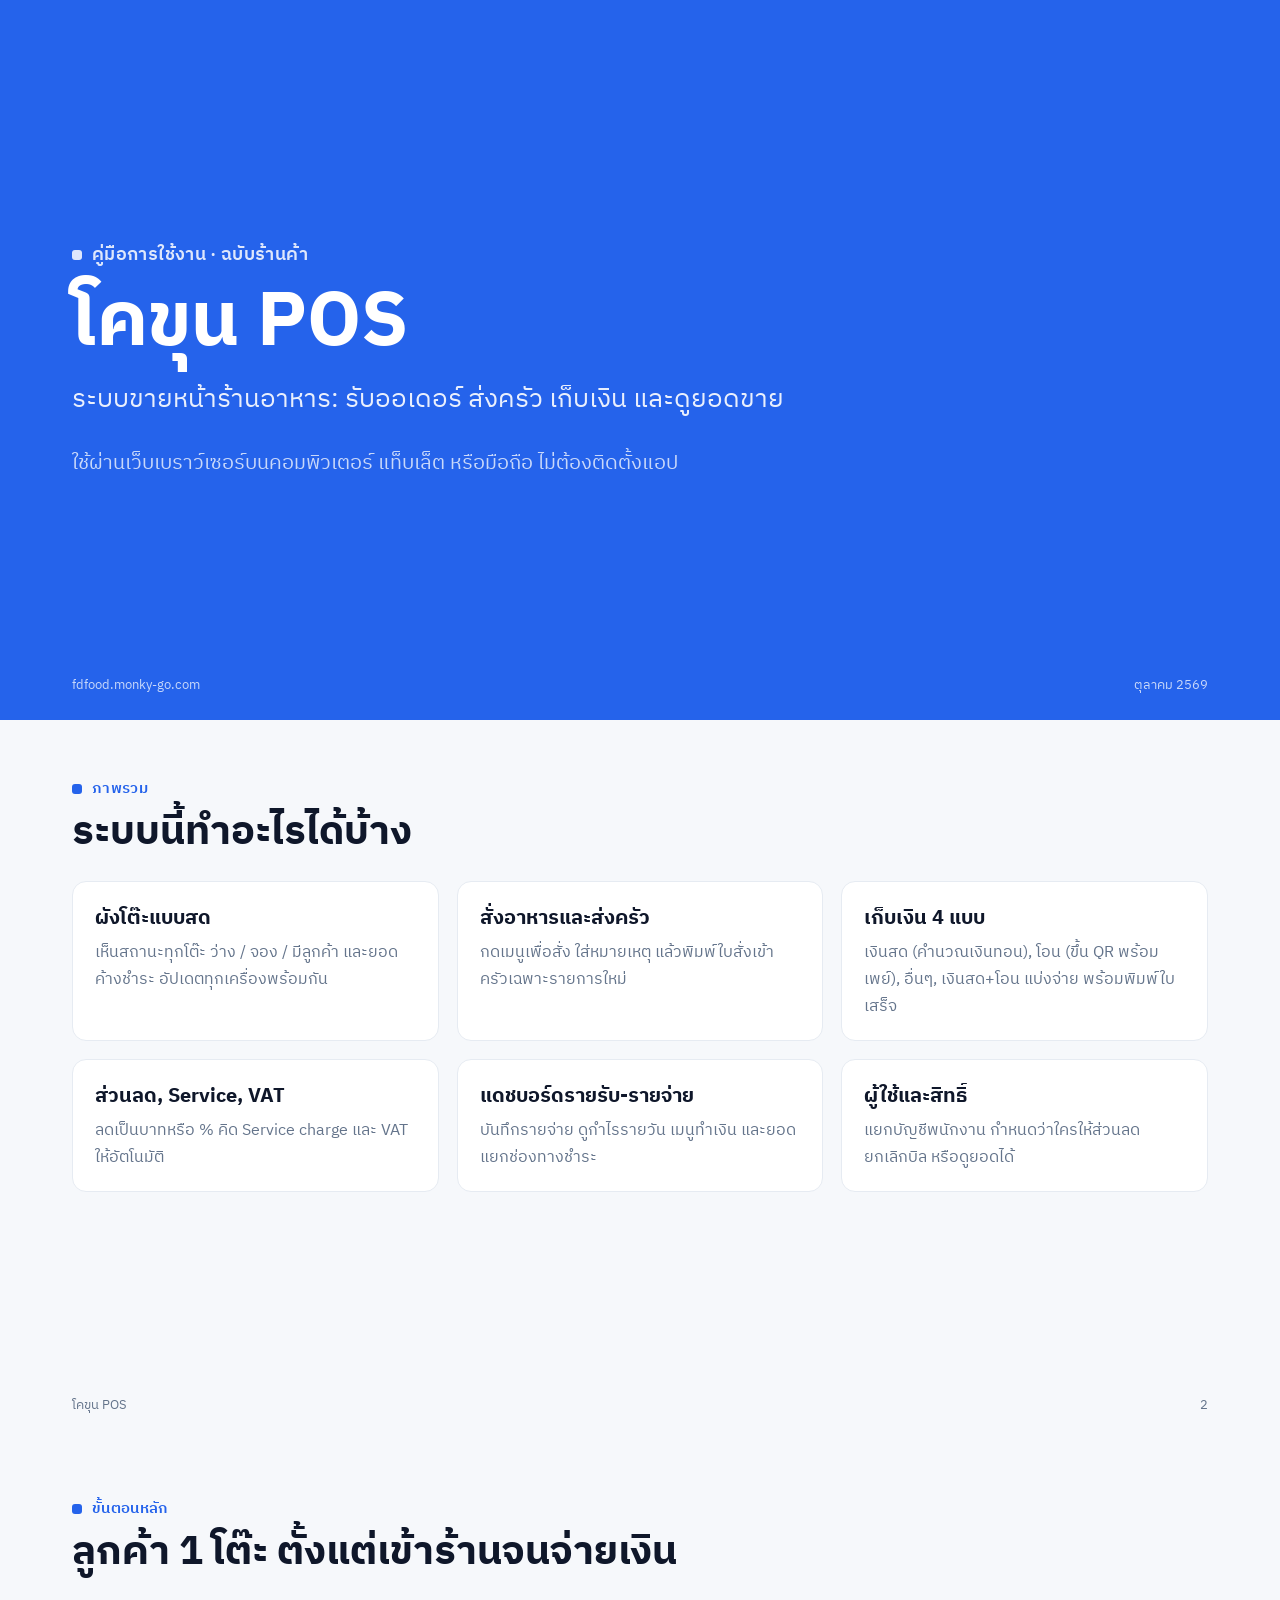
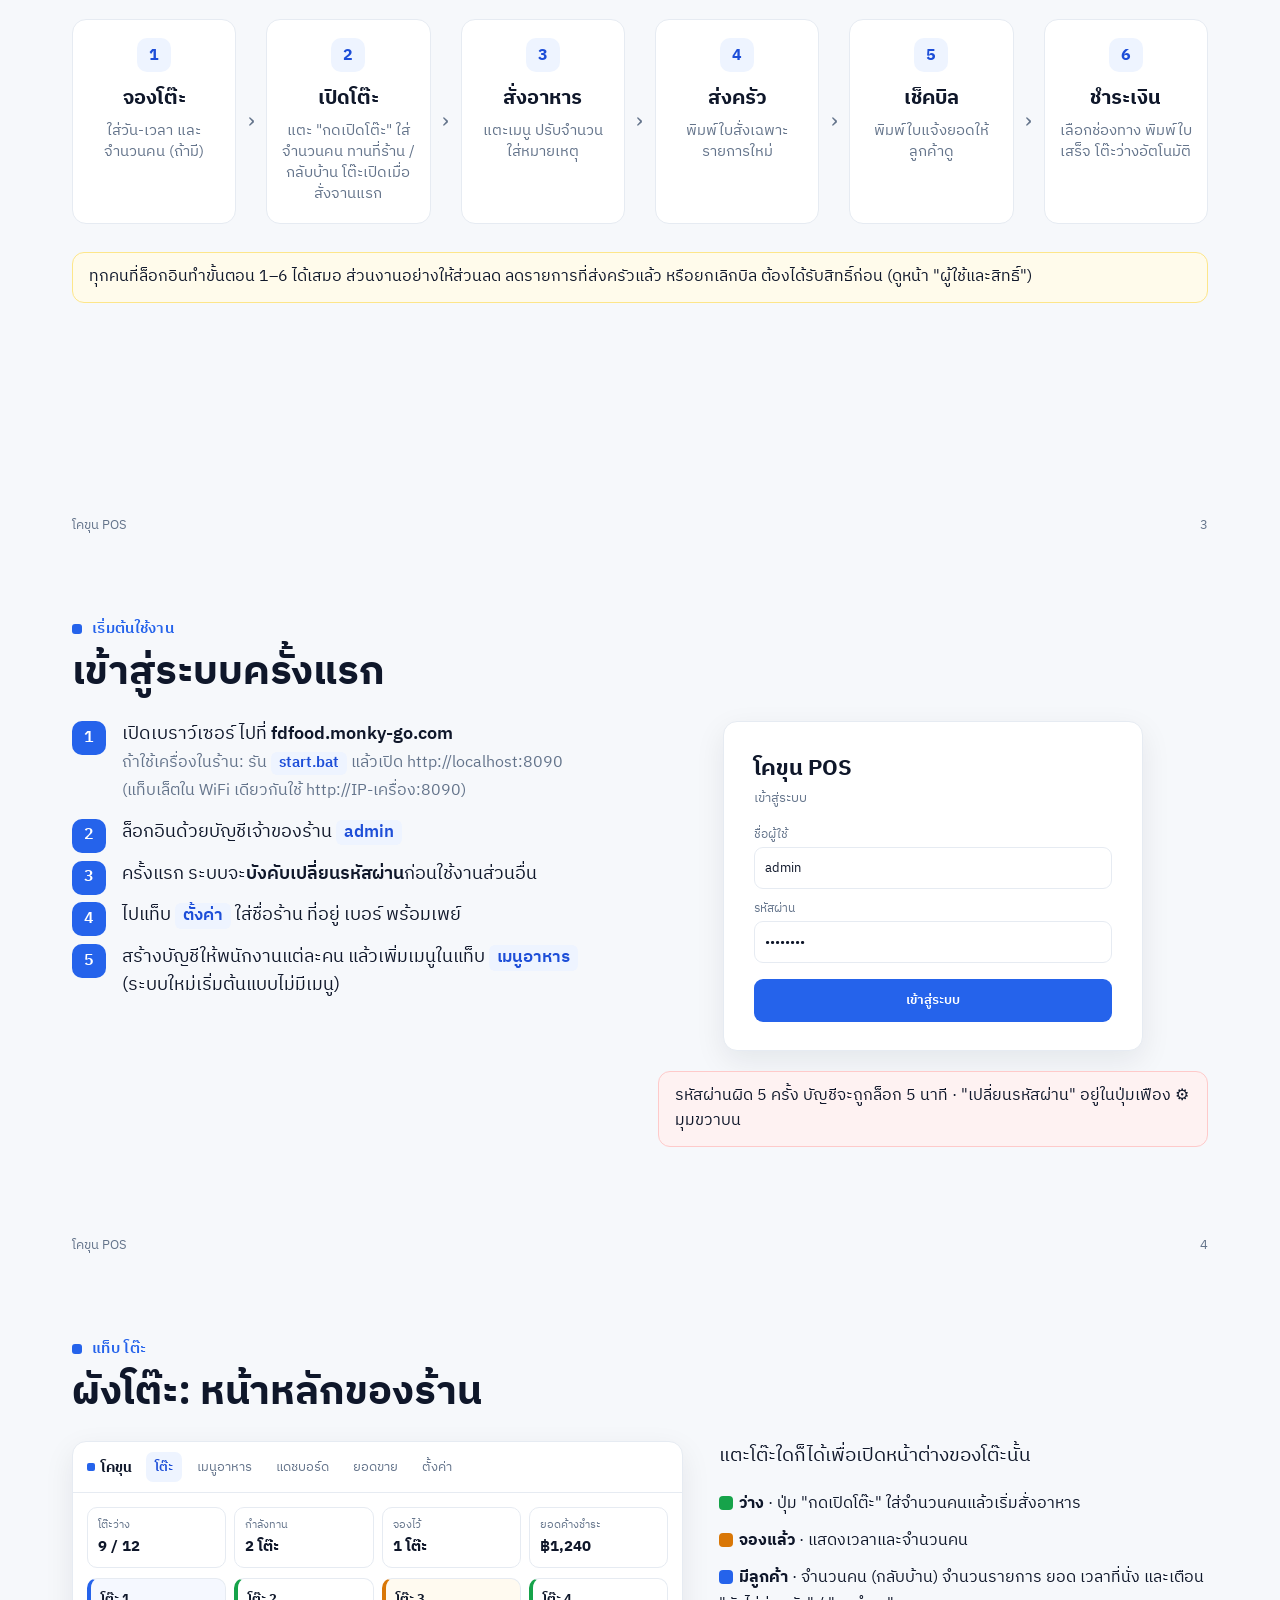
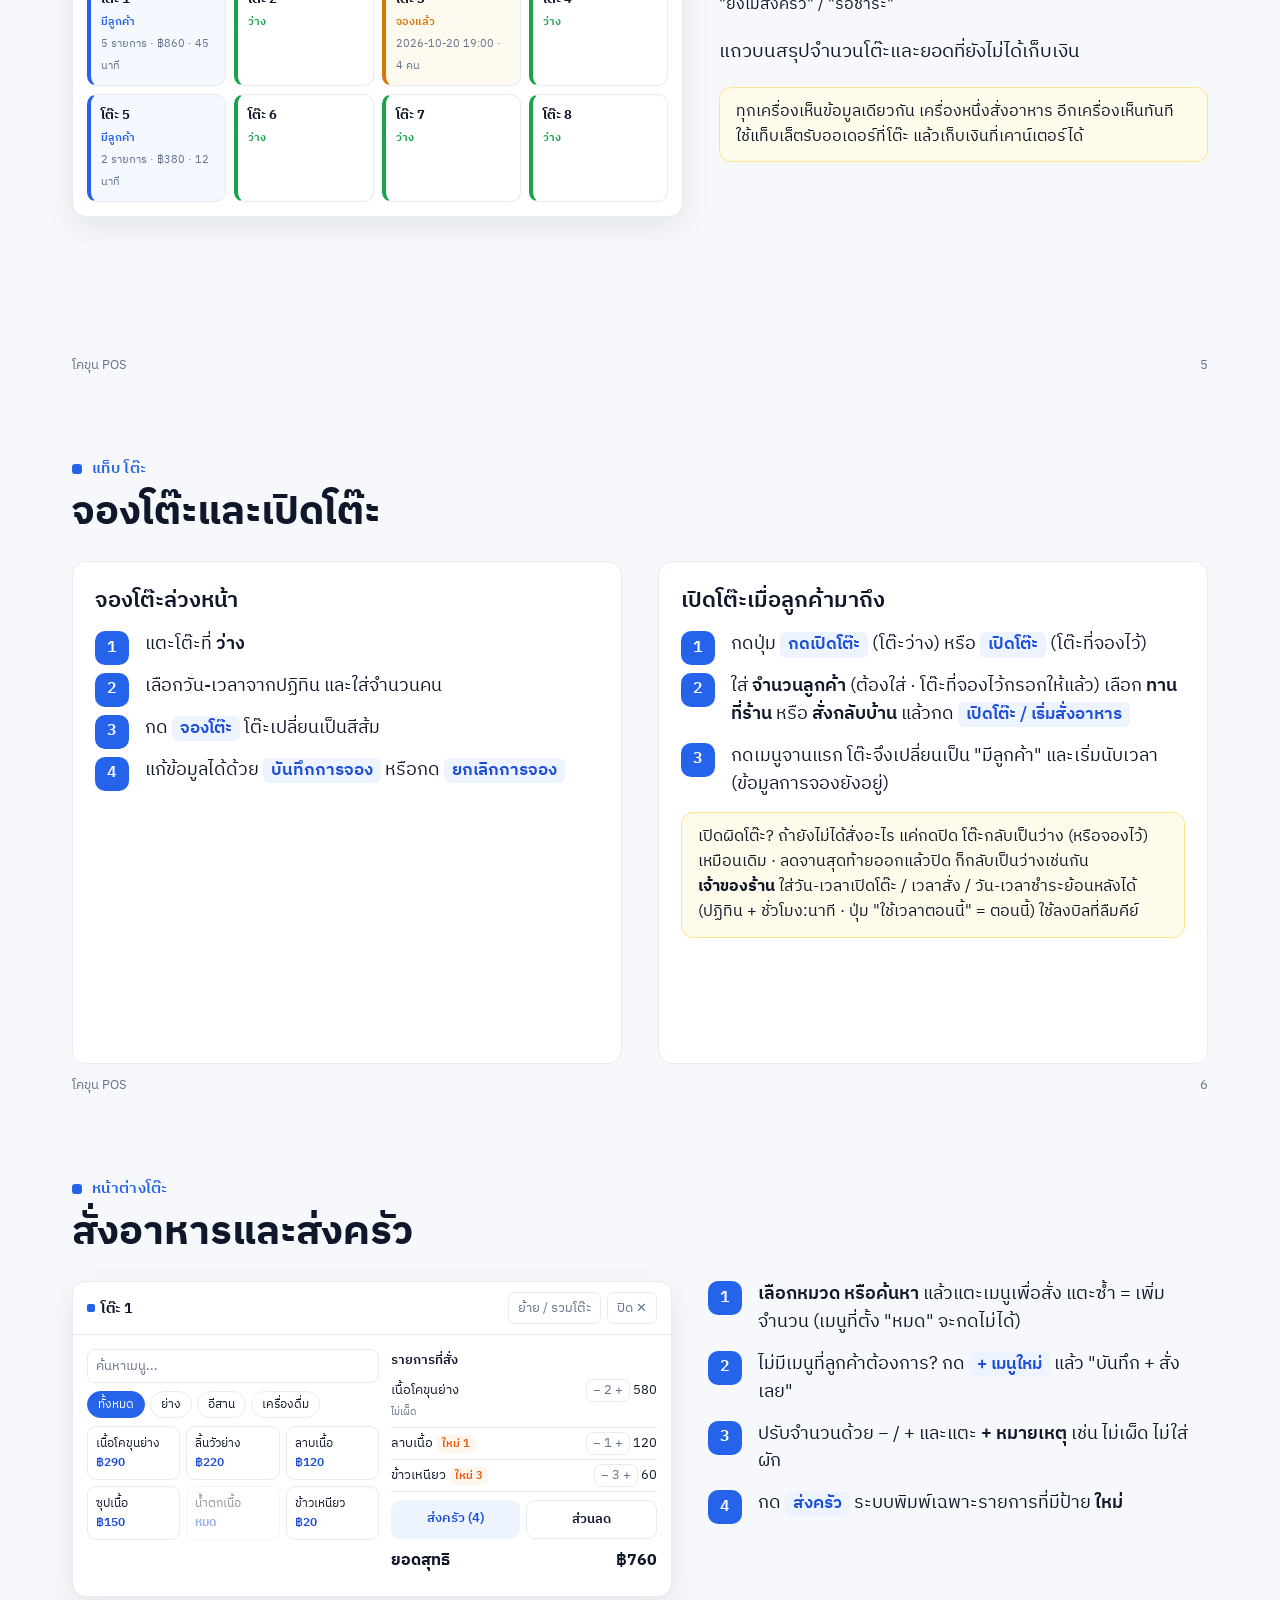
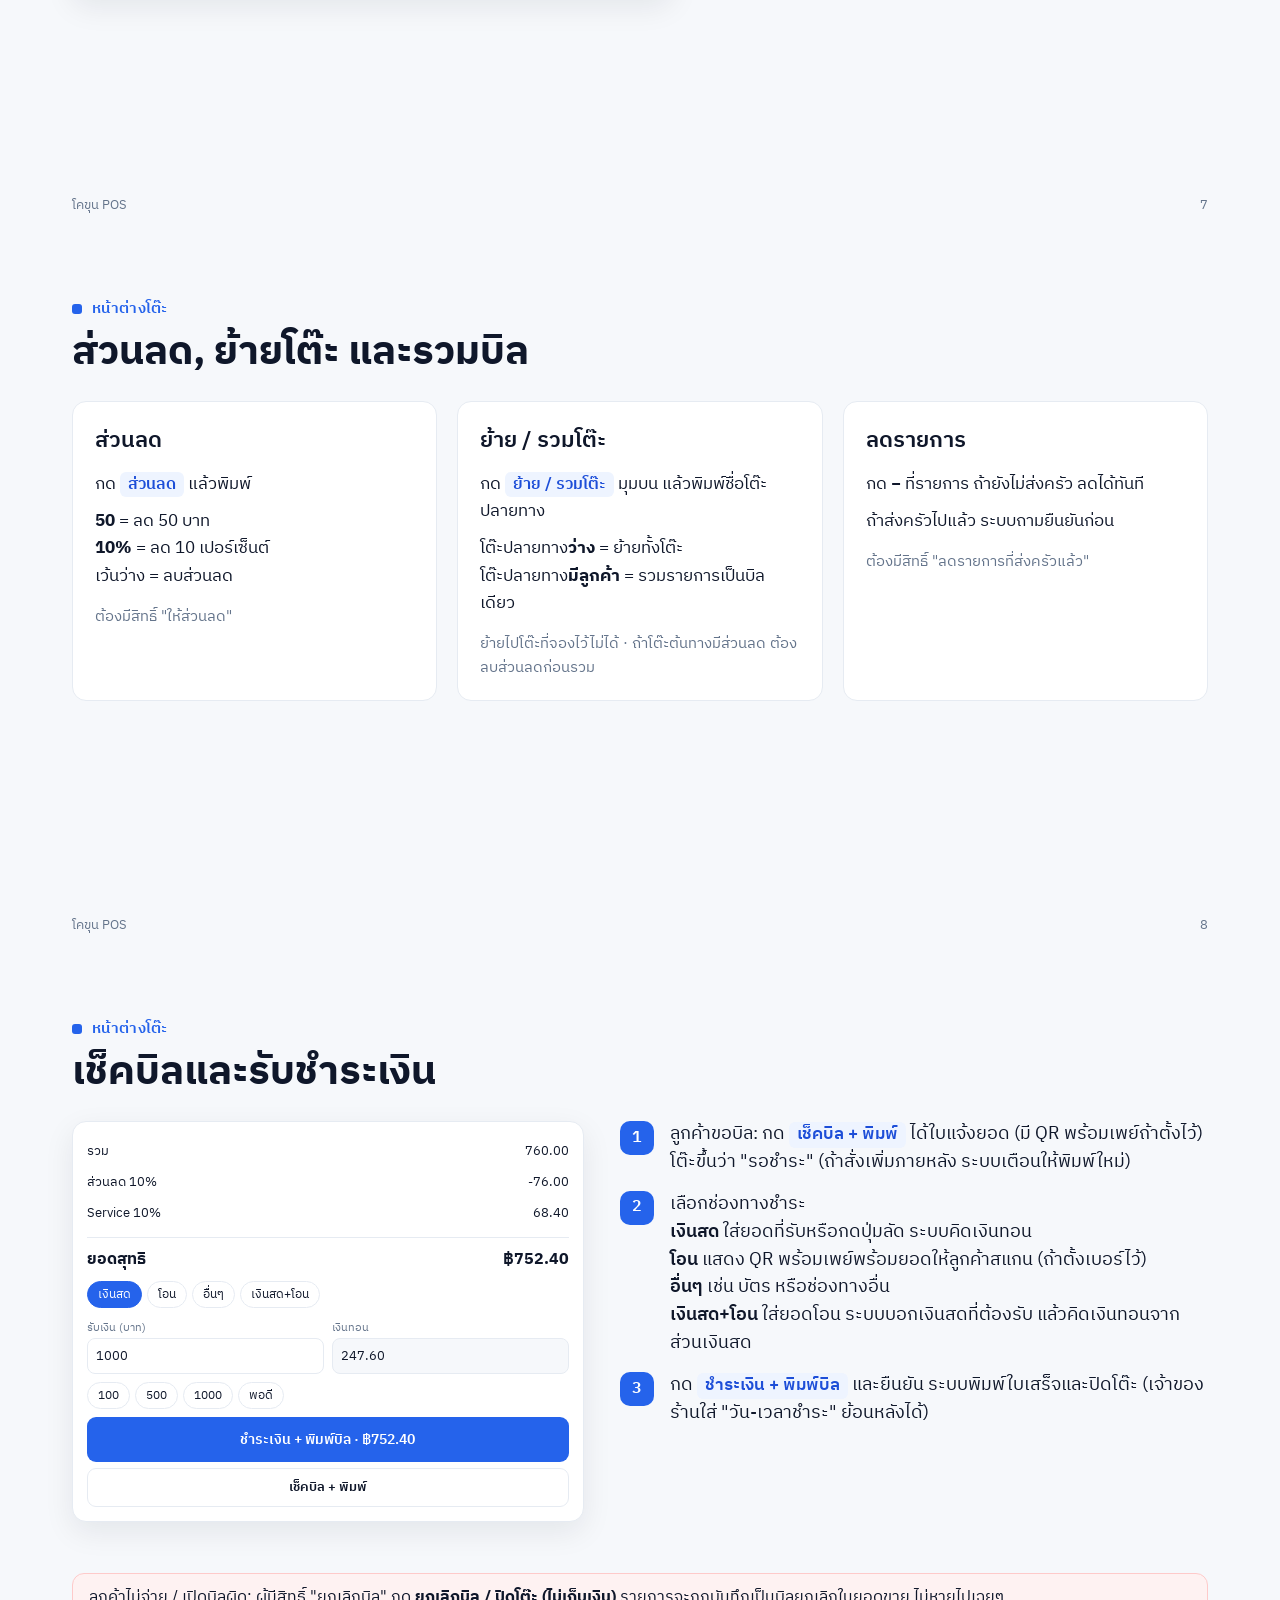
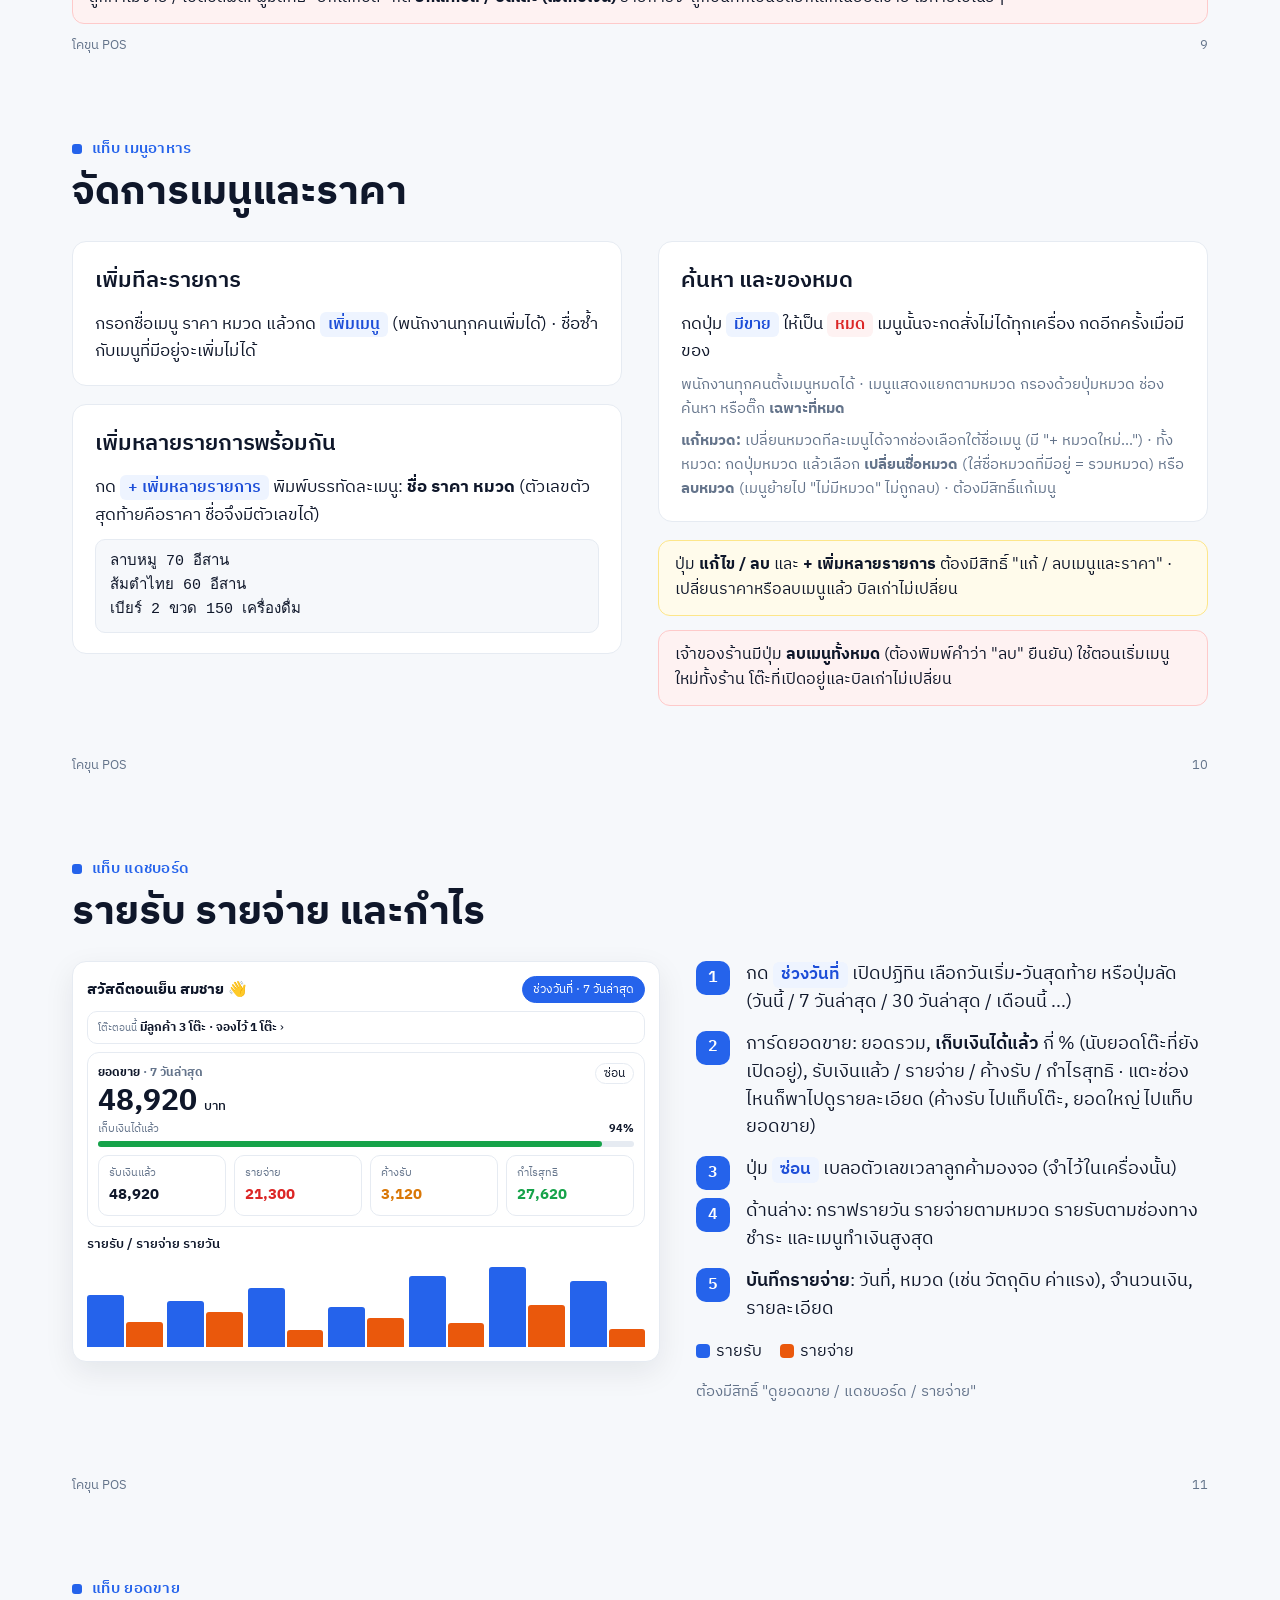
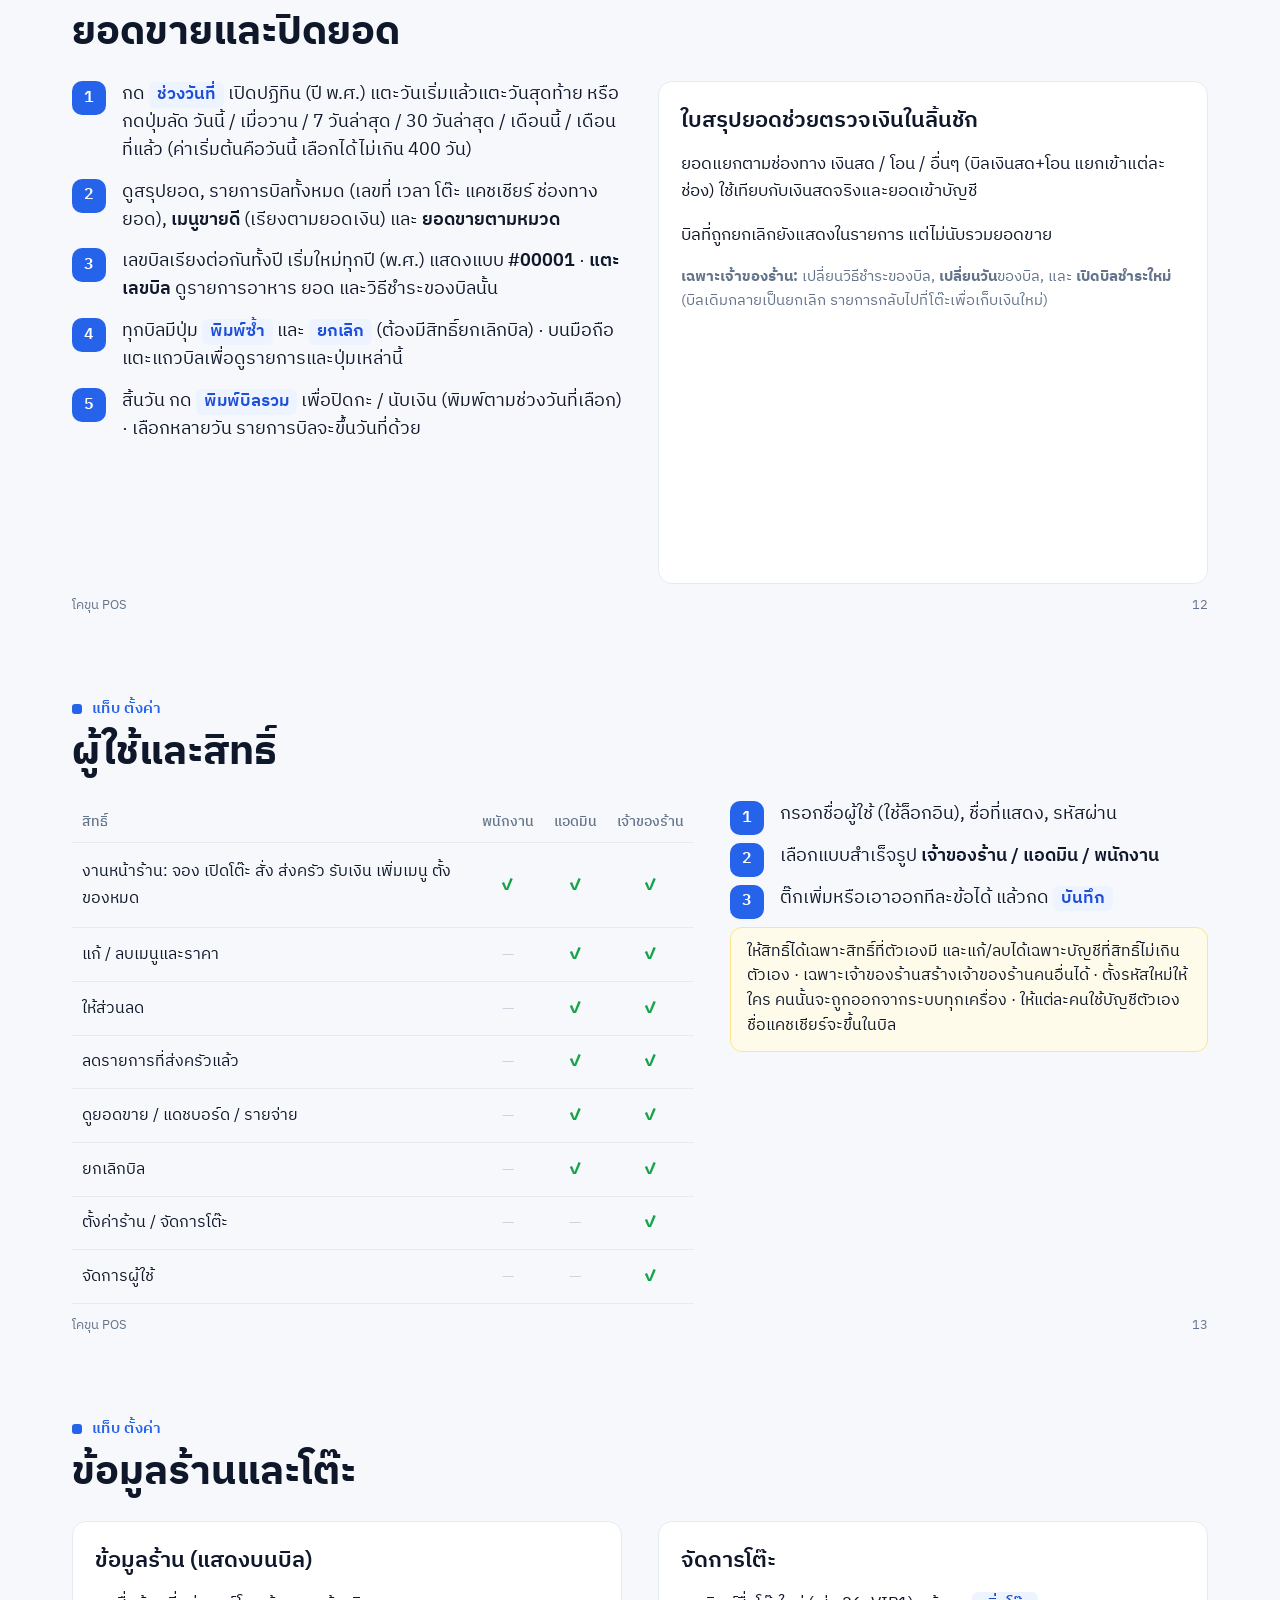
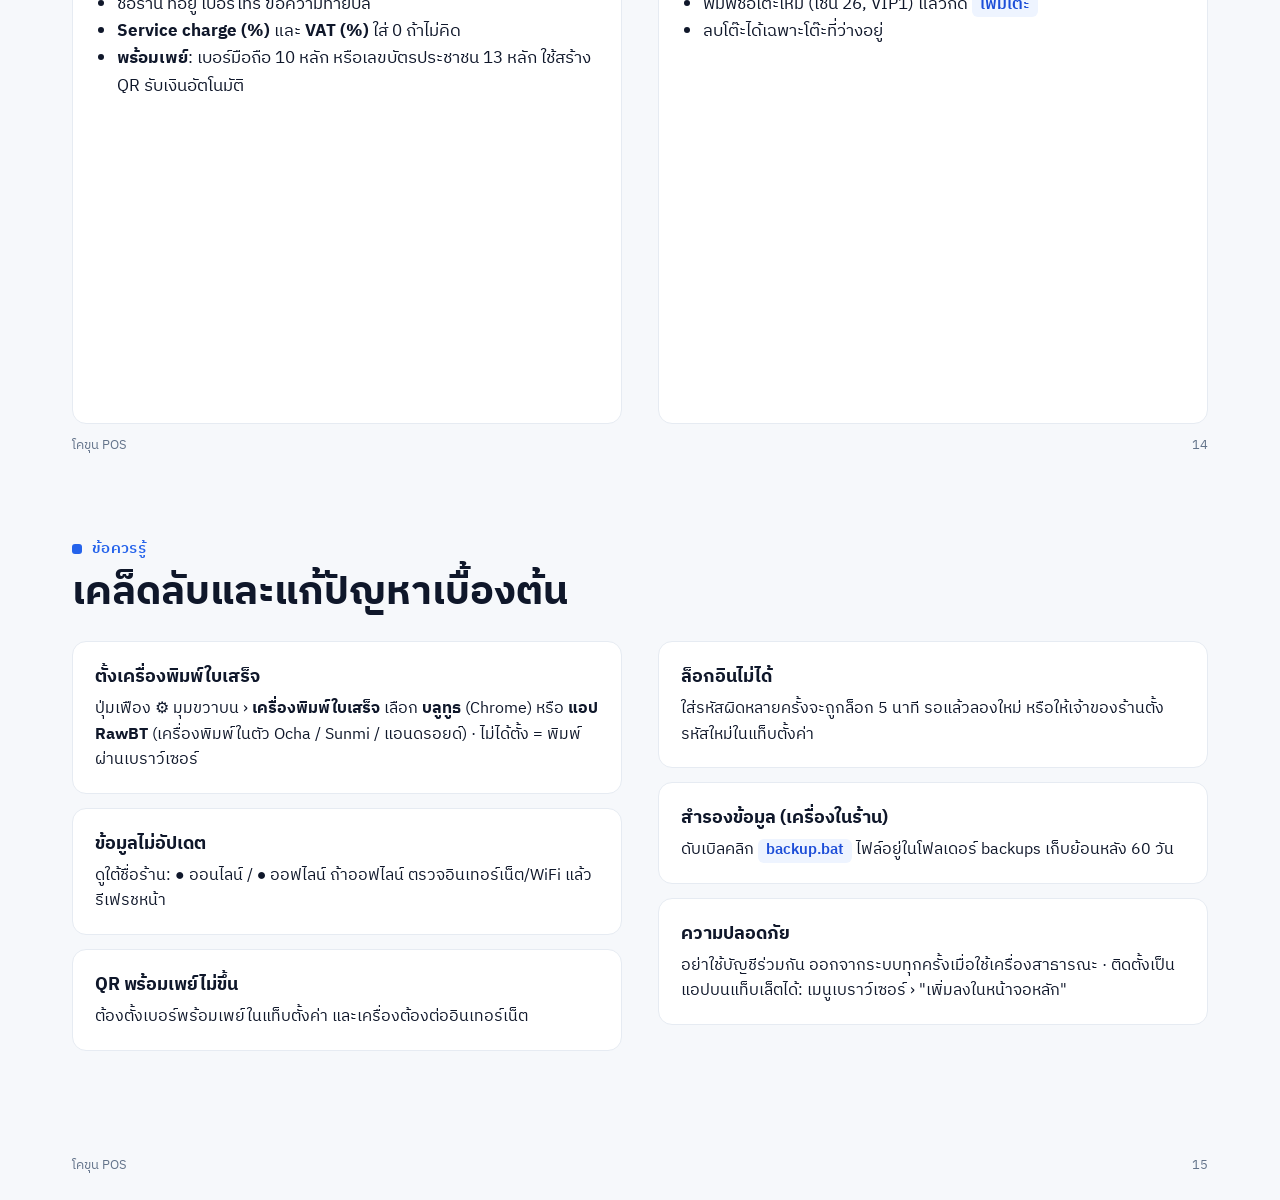
<file: docs/slides.html>
<!doctype html>
<html lang="th">
<head>
<meta charset="utf-8">
<title>โคขุน POS คู่มือ</title>
<link href="https://fonts.googleapis.com/css2?family=IBM+Plex+Sans+Thai:wght@400;500;600;700&display=swap" rel="stylesheet">
<style>
@page { size: 1280px 720px; margin: 0; }
:root {
  --bg: #f6f8fb; --card: #fff; --ink: #0f172a; --muted: #64748b; --line: #e6ebf2;
  --brand: #2563eb; --brand-ink: #1d4ed8; --brand-soft: #eef4ff;
  --free: #16a34a; --busy: #2563eb; --resv: #d97706; --danger: #dc2626; --exp: #ea580c;
}
* { box-sizing: border-box; }
html, body { margin: 0; background: var(--bg); color: var(--ink); font-family: "IBM Plex Sans Thai", "Leelawadee UI", Tahoma, sans-serif; -webkit-print-color-adjust: exact; print-color-adjust: exact; }
.s { width: 1280px; height: 720px; padding: 56px 72px; position: relative; overflow: hidden; page-break-after: always; background: var(--bg); display: flex; flex-direction: column; }
.s:last-child { page-break-after: auto; }
.kick { font-size: 15px; font-weight: 600; color: var(--brand); letter-spacing: .02em; margin-bottom: 6px; display: flex; align-items: center; gap: 10px; }
.kick::before { content: ""; width: 10px; height: 10px; border-radius: 3px; background: var(--brand); }
h1 { font-size: 40px; line-height: 1.25; margin: 0 0 24px; font-weight: 700; }
h2 { font-size: 22px; margin: 0 0 12px; font-weight: 600; }
p, li { font-size: 19px; line-height: 1.6; }
.muted { color: var(--muted); }
.foot { position: absolute; left: 72px; right: 72px; bottom: 24px; display: flex; justify-content: space-between; font-size: 13px; color: var(--muted); }
.grid2 { display: grid; grid-template-columns: 1fr 1fr; gap: 36px; flex: 1; min-height: 0; }
.grid3 { display: grid; grid-template-columns: repeat(3, 1fr); gap: 20px; }
.card { background: var(--card); border: 1px solid var(--line); border-radius: 14px; padding: 20px 22px; }
ol.steps { list-style: none; padding: 0; margin: 0; counter-reset: s; }
ol.steps li { counter-increment: s; position: relative; padding-left: 50px; margin-bottom: 14px; font-size: 18px; line-height: 1.55; }
ol.steps li::before { content: counter(s); position: absolute; left: 0; top: 0; width: 34px; height: 34px; border-radius: 10px; background: var(--brand); color: #fff; font-weight: 600; display: grid; place-items: center; font-size: 16px; }
ol.steps b { font-weight: 600; }
.k { display: inline-block; background: var(--brand-soft); color: var(--brand-ink); border-radius: 6px; padding: 0 8px; font-weight: 600; font-size: .92em; }
.note { background: #fffbeb; border: 1px solid #fde68a; border-radius: 12px; padding: 12px 16px; font-size: 16px; line-height: 1.55; }
.warn { background: #fef2f2; border-color: #fecaca; }

/* mock UI */
.mock { background: var(--card); border: 1px solid var(--line); border-radius: 14px; box-shadow: 0 10px 30px rgba(15,23,42,.08); overflow: hidden; font-size: 13px; }
.mbar { display: flex; align-items: center; gap: 6px; padding: 10px 14px; border-bottom: 1px solid var(--line); }
.mbar b { font-size: 14px; margin-right: 8px; display: flex; align-items: center; gap: 6px; }
.mbar b::before { content: ""; width: 8px; height: 8px; border-radius: 2px; background: var(--brand); }
.mbar span { padding: 4px 9px; border-radius: 7px; color: var(--muted); }
.mbar span.on { background: var(--brand-soft); color: var(--brand-ink); font-weight: 600; }
.mbody { padding: 14px; }
.stats { display: grid; grid-template-columns: repeat(4, 1fr); gap: 8px; margin-bottom: 10px; }
.stat { border: 1px solid var(--line); border-radius: 10px; padding: 8px 10px; }
.stat i { display: block; font-style: normal; color: var(--muted); font-size: 11px; }
.stat b { font-size: 15px; }
.tbls { display: grid; grid-template-columns: repeat(4, 1fr); gap: 8px; }
.tbl { border-radius: 10px; padding: 9px 10px; border: 1px solid var(--line); border-left: 4px solid var(--free); background: #fff; }
.tbl b { display: block; font-size: 13px; }
.tbl small { color: var(--muted); font-size: 11px; }
.tbl .st { font-size: 11px; font-weight: 600; color: var(--free); }
.tbl.busy { border-left-color: var(--busy); background: #f5f8ff; } .tbl.busy .st { color: var(--busy); }
.tbl.resv { border-left-color: var(--resv); background: #fffaf0; } .tbl.resv .st { color: var(--resv); }
.chips { display: flex; gap: 5px; flex-wrap: wrap; margin-bottom: 8px; }
.chip { border: 1px solid var(--line); border-radius: 99px; padding: 3px 10px; font-size: 12px; background: #fff; }
.chip.on { background: var(--brand); color: #fff; border-color: var(--brand); }
.mgrid { display: grid; grid-template-columns: repeat(3, 1fr); gap: 6px; }
.mi { border: 1px solid var(--line); border-radius: 9px; padding: 7px 8px; font-size: 12px; }
.mi span { display: block; color: var(--brand-ink); font-weight: 600; }
.mi.out { opacity: .45; }
.row { display: flex; justify-content: space-between; padding: 5px 0; border-bottom: 1px solid var(--line); font-size: 12.5px; }
.tag { background: #fff7ed; color: var(--exp); border-radius: 5px; padding: 0 5px; font-size: 10.5px; margin-left: 4px; font-weight: 600; }
.qty { border: 1px solid var(--line); border-radius: 7px; padding: 0 6px; color: var(--muted); }
.tot { display: flex; justify-content: space-between; font-weight: 700; font-size: 16px; margin: 8px 0; }
.btnm { border-radius: 9px; padding: 8px 10px; text-align: center; font-weight: 600; font-size: 12.5px; background: var(--brand-soft); color: var(--brand-ink); }
.btnm.brand { background: var(--brand); color: #fff; }
.btnm.danger { background: #fef2f2; color: var(--danger); }
.grid2 > .mock { align-self: start; }
.callout { position: absolute; background: var(--ink); color: #fff; font-size: 13px; font-weight: 600; border-radius: 99px; width: 26px; height: 26px; display: grid; place-items: center; box-shadow: 0 0 0 3px #fff; }
.legend { display: flex; gap: 18px; font-size: 16px; margin-top: 14px; }
.legend i { display: inline-block; width: 14px; height: 14px; border-radius: 4px; margin-right: 6px; vertical-align: -2px; }

table.t { width: 100%; border-collapse: collapse; font-size: 16px; }
table.t th, table.t td { text-align: left; padding: 9px 10px; border-bottom: 1px solid var(--line); }
table.t th.c { white-space: nowrap; }
table.t th { color: var(--muted); font-weight: 500; font-size: 14px; }
table.t td.c, table.t th.c { text-align: center; }
.y { color: var(--free); font-weight: 700; } .n { color: #cbd5e1; }

/* cover */
.cover { background: var(--brand); color: #fff; justify-content: center; }
.cover h1 { font-size: 76px; margin: 0 0 8px; }
.cover p { font-size: 26px; opacity: .9; margin: 0; }
.cover .kick { color: #fff; opacity: .85; font-size: 18px; } .cover .kick::before { background: #fff; }
.cover .foot { color: rgba(255,255,255,.75); }
.flow { display: flex; align-items: stretch; gap: 0; margin-top: 18px; }
.flow .f { flex: 1; background: var(--card); border: 1px solid var(--line); border-radius: 14px; padding: 18px 14px; text-align: center; position: relative; }
.flow .f b { display: block; font-size: 20px; margin-bottom: 6px; }
.flow .f span { font-size: 14.5px; color: var(--muted); line-height: 1.45; display: block; }
.flow .f .n2 { width: 34px; height: 34px; border-radius: 10px; background: var(--brand-soft); color: var(--brand-ink); font-weight: 700; display: grid; place-items: center; margin: 0 auto 10px; }
.flow .arr { width: 30px; display: grid; place-items: center; color: var(--muted); font-size: 22px; }
.feat b { display: block; font-size: 20px; margin-bottom: 4px; }
.feat span { font-size: 16px; color: var(--muted); line-height: 1.5; }
.bars { display: flex; align-items: flex-end; gap: 5px; height: 90px; padding-top: 6px; }
.bars div { flex: 1; display: flex; gap: 2px; align-items: flex-end; height: 100%; }
.bars i { flex: 1; background: var(--brand); border-radius: 3px 3px 0 0; }
.bars i + i { background: var(--exp); }
</style>
</head>
<body>

<!-- 1 cover -->
<section class="s cover">
  <div class="kick">คู่มือการใช้งาน · ฉบับร้านค้า</div>
  <h1>โคขุน POS</h1>
  <p>ระบบขายหน้าร้านอาหาร: รับออเดอร์ ส่งครัว เก็บเงิน และดูยอดขาย</p>
  <p style="font-size:20px;margin-top:28px;opacity:.75">ใช้ผ่านเว็บเบราว์เซอร์บนคอมพิวเตอร์ แท็บเล็ต หรือมือถือ ไม่ต้องติดตั้งแอป</p>
  <div class="foot"><span>fdfood.monky-go.com</span><span>ตุลาคม 2569</span></div>
</section>

<!-- 2 overview -->
<section class="s">
  <div class="kick">ภาพรวม</div>
  <h1>ระบบนี้ทำอะไรได้บ้าง</h1>
  <div class="grid3" style="gap:18px">
    <div class="card feat"><b>ผังโต๊ะแบบสด</b><span>เห็นสถานะทุกโต๊ะ ว่าง / จอง / มีลูกค้า และยอดค้างชำระ อัปเดตทุกเครื่องพร้อมกัน</span></div>
    <div class="card feat"><b>สั่งอาหารและส่งครัว</b><span>กดเมนูเพื่อสั่ง ใส่หมายเหตุ แล้วพิมพ์ใบสั่งเข้าครัวเฉพาะรายการใหม่</span></div>
    <div class="card feat"><b>เก็บเงิน 4 แบบ</b><span>เงินสด (คำนวณเงินทอน), โอน (ขึ้น QR พร้อมเพย์), อื่นๆ, เงินสด+โอน แบ่งจ่าย พร้อมพิมพ์ใบเสร็จ</span></div>
    <div class="card feat"><b>ส่วนลด, Service, VAT</b><span>ลดเป็นบาทหรือ % คิด Service charge และ VAT ให้อัตโนมัติ</span></div>
    <div class="card feat"><b>แดชบอร์ดรายรับ-รายจ่าย</b><span>บันทึกรายจ่าย ดูกำไรรายวัน เมนูทำเงิน และยอดแยกช่องทางชำระ</span></div>
    <div class="card feat"><b>ผู้ใช้และสิทธิ์</b><span>แยกบัญชีพนักงาน กำหนดว่าใครให้ส่วนลด ยกเลิกบิล หรือดูยอดได้</span></div>
  </div>
  <div class="foot"><span>โคขุน POS</span><span>2</span></div>
</section>

<!-- 3 flow -->
<section class="s">
  <div class="kick">ขั้นตอนหลัก</div>
  <h1>ลูกค้า 1 โต๊ะ ตั้งแต่เข้าร้านจนจ่ายเงิน</h1>
  <div class="flow">
    <div class="f"><div class="n2">1</div><b>จองโต๊ะ</b><span>ใส่วัน-เวลา และจำนวนคน (ถ้ามี)</span></div>
    <div class="arr">›</div>
    <div class="f"><div class="n2">2</div><b>เปิดโต๊ะ</b><span>แตะ "กดเปิดโต๊ะ" ใส่จำนวนคน ทานที่ร้าน / กลับบ้าน โต๊ะเปิดเมื่อสั่งจานแรก</span></div>
    <div class="arr">›</div>
    <div class="f"><div class="n2">3</div><b>สั่งอาหาร</b><span>แตะเมนู ปรับจำนวน ใส่หมายเหตุ</span></div>
    <div class="arr">›</div>
    <div class="f"><div class="n2">4</div><b>ส่งครัว</b><span>พิมพ์ใบสั่งเฉพาะรายการใหม่</span></div>
    <div class="arr">›</div>
    <div class="f"><div class="n2">5</div><b>เช็คบิล</b><span>พิมพ์ใบแจ้งยอดให้ลูกค้าดู</span></div>
    <div class="arr">›</div>
    <div class="f"><div class="n2">6</div><b>ชำระเงิน</b><span>เลือกช่องทาง พิมพ์ใบเสร็จ โต๊ะว่างอัตโนมัติ</span></div>
  </div>
  <div class="note" style="margin-top:28px">ทุกคนที่ล็อกอินทำขั้นตอน 1–6 ได้เสมอ ส่วนงานอย่างให้ส่วนลด ลดรายการที่ส่งครัวแล้ว หรือยกเลิกบิล ต้องได้รับสิทธิ์ก่อน (ดูหน้า "ผู้ใช้และสิทธิ์")</div>
  <div class="foot"><span>โคขุน POS</span><span>3</span></div>
</section>

<!-- 4 getting started -->
<section class="s">
  <div class="kick">เริ่มต้นใช้งาน</div>
  <h1>เข้าสู่ระบบครั้งแรก</h1>
  <div class="grid2">
    <ol class="steps">
      <li>เปิดเบราว์เซอร์ ไปที่ <b>fdfood.monky-go.com</b><br><span class="muted" style="font-size:16px">ถ้าใช้เครื่องในร้าน: รัน <span class="k">start.bat</span> แล้วเปิด http://localhost:8090 (แท็บเล็ตใน WiFi เดียวกันใช้ http://IP-เครื่อง:8090)</span></li>
      <li>ล็อกอินด้วยบัญชีเจ้าของร้าน <span class="k">admin</span></li>
      <li>ครั้งแรก ระบบจะ<b>บังคับเปลี่ยนรหัสผ่าน</b>ก่อนใช้งานส่วนอื่น</li>
      <li>ไปแท็บ <span class="k">ตั้งค่า</span> ใส่ชื่อร้าน ที่อยู่ เบอร์ พร้อมเพย์</li>
      <li>สร้างบัญชีให้พนักงานแต่ละคน แล้วเพิ่มเมนูในแท็บ <span class="k">เมนูอาหาร</span> (ระบบใหม่เริ่มต้นแบบไม่มีเมนู)</li>
    </ol>
    <div>
      <div class="mock" style="max-width:420px;margin:0 auto">
        <div class="mbody" style="padding:28px 30px">
          <div style="font-size:22px;font-weight:700">โคขุน POS</div>
          <div class="muted" style="margin-bottom:16px">เข้าสู่ระบบ</div>
          <div class="muted" style="font-size:12px">ชื่อผู้ใช้</div>
          <div style="border:1px solid var(--line);border-radius:9px;padding:9px 10px;margin:3px 0 10px">admin</div>
          <div class="muted" style="font-size:12px">รหัสผ่าน</div>
          <div style="border:1px solid var(--line);border-radius:9px;padding:9px 10px;margin:3px 0 16px">••••••••</div>
          <div class="btnm brand" style="padding:11px">เข้าสู่ระบบ</div>
        </div>
      </div>
      <div class="note warn" style="margin-top:20px">รหัสผ่านผิด 5 ครั้ง บัญชีจะถูกล็อก 5 นาที · "เปลี่ยนรหัสผ่าน" อยู่ในปุ่มเฟือง ⚙ มุมขวาบน</div>
    </div>
  </div>
  <div class="foot"><span>โคขุน POS</span><span>4</span></div>
</section>

<!-- 5 tables -->
<section class="s">
  <div class="kick">แท็บ โต๊ะ</div>
  <h1>ผังโต๊ะ: หน้าหลักของร้าน</h1>
  <div class="grid2" style="grid-template-columns:1.25fr 1fr">
    <div class="mock">
      <div class="mbar"><b>โคขุน</b><span class="on">โต๊ะ</span><span>เมนูอาหาร</span><span>แดชบอร์ด</span><span>ยอดขาย</span><span>ตั้งค่า</span></div>
      <div class="mbody">
        <div class="stats">
          <div class="stat"><i>โต๊ะว่าง</i><b>9 / 12</b></div>
          <div class="stat"><i>กำลังทาน</i><b>2 โต๊ะ</b></div>
          <div class="stat"><i>จองไว้</i><b>1 โต๊ะ</b></div>
          <div class="stat"><i>ยอดค้างชำระ</i><b>฿1,240</b></div>
        </div>
        <div class="tbls">
          <div class="tbl busy"><b>โต๊ะ 1</b><span class="st">มีลูกค้า</span><br><small>5 รายการ · ฿860 · 45 นาที</small></div>
          <div class="tbl"><b>โต๊ะ 2</b><span class="st">ว่าง</span></div>
          <div class="tbl resv"><b>โต๊ะ 3</b><span class="st">จองแล้ว</span><br><small>2026-10-20 19:00 · 4 คน</small></div>
          <div class="tbl"><b>โต๊ะ 4</b><span class="st">ว่าง</span></div>
          <div class="tbl busy"><b>โต๊ะ 5</b><span class="st">มีลูกค้า</span><br><small>2 รายการ · ฿380 · 12 นาที</small></div>
          <div class="tbl"><b>โต๊ะ 6</b><span class="st">ว่าง</span></div>
          <div class="tbl"><b>โต๊ะ 7</b><span class="st">ว่าง</span></div>
          <div class="tbl"><b>โต๊ะ 8</b><span class="st">ว่าง</span></div>
        </div>
      </div>
    </div>
    <div>
      <p style="margin-top:0">แตะโต๊ะใดก็ได้เพื่อเปิดหน้าต่างของโต๊ะนั้น</p>
      <div class="legend" style="flex-direction:column;gap:10px">
        <span><i style="background:var(--free)"></i><b>ว่าง</b> · ปุ่ม "กดเปิดโต๊ะ" ใส่จำนวนคนแล้วเริ่มสั่งอาหาร</span>
        <span><i style="background:var(--resv)"></i><b>จองแล้ว</b> · แสดงเวลาและจำนวนคน</span>
        <span><i style="background:var(--busy)"></i><b>มีลูกค้า</b> · จำนวนคน (กลับบ้าน) จำนวนรายการ ยอด เวลาที่นั่ง และเตือน "ยังไม่ส่งครัว" / "รอชำระ"</span>
      </div>
      <p>แถวบนสรุปจำนวนโต๊ะและยอดที่ยังไม่ได้เก็บเงิน</p>
      <div class="note">ทุกเครื่องเห็นข้อมูลเดียวกัน เครื่องหนึ่งสั่งอาหาร อีกเครื่องเห็นทันที ใช้แท็บเล็ตรับออเดอร์ที่โต๊ะ แล้วเก็บเงินที่เคาน์เตอร์ได้</div>
    </div>
  </div>
  <div class="foot"><span>โคขุน POS</span><span>5</span></div>
</section>

<!-- 6 reserve/open -->
<section class="s">
  <div class="kick">แท็บ โต๊ะ</div>
  <h1>จองโต๊ะและเปิดโต๊ะ</h1>
  <div class="grid2">
    <div class="card">
      <h2>จองโต๊ะล่วงหน้า</h2>
      <ol class="steps">
        <li>แตะโต๊ะที่ <b>ว่าง</b></li>
        <li>เลือกวัน-เวลาจากปฏิทิน และใส่จำนวนคน</li>
        <li>กด <span class="k">จองโต๊ะ</span> โต๊ะเปลี่ยนเป็นสีส้ม</li>
        <li>แก้ข้อมูลได้ด้วย <span class="k">บันทึกการจอง</span> หรือกด <span class="k">ยกเลิกการจอง</span></li>
      </ol>
    </div>
    <div class="card">
      <h2>เปิดโต๊ะเมื่อลูกค้ามาถึง</h2>
      <ol class="steps">
        <li>กดปุ่ม <span class="k">กดเปิดโต๊ะ</span> (โต๊ะว่าง) หรือ <span class="k">เปิดโต๊ะ</span> (โต๊ะที่จองไว้)</li>
        <li>ใส่ <b>จำนวนลูกค้า</b> (ต้องใส่ · โต๊ะที่จองไว้กรอกให้แล้ว) เลือก <b>ทานที่ร้าน</b> หรือ <b>สั่งกลับบ้าน</b> แล้วกด <span class="k">เปิดโต๊ะ / เริ่มสั่งอาหาร</span></li>
        <li>กดเมนูจานแรก โต๊ะจึงเปลี่ยนเป็น "มีลูกค้า" และเริ่มนับเวลา (ข้อมูลการจองยังอยู่)</li>
      </ol>
      <div class="note" style="margin-top:6px">เปิดผิดโต๊ะ? ถ้ายังไม่ได้สั่งอะไร แค่กดปิด โต๊ะกลับเป็นว่าง (หรือจองไว้) เหมือนเดิม · ลดจานสุดท้ายออกแล้วปิด ก็กลับเป็นว่างเช่นกัน<br><b>เจ้าของร้าน</b> ใส่วัน-เวลาเปิดโต๊ะ / เวลาสั่ง / วัน-เวลาชำระย้อนหลังได้ (ปฏิทิน + ชั่วโมง:นาที · ปุ่ม "ใช้เวลาตอนนี้" = ตอนนี้) ใช้ลงบิลที่ลืมคีย์</div>
    </div>
  </div>
  <div class="foot"><span>โคขุน POS</span><span>6</span></div>
</section>

<!-- 7 ordering -->
<section class="s">
  <div class="kick">หน้าต่างโต๊ะ</div>
  <h1>สั่งอาหารและส่งครัว</h1>
  <div class="grid2" style="grid-template-columns:1.2fr 1fr">
    <div class="mock" style="position:relative">
      <div class="mbar"><b>โต๊ะ 1</b><span style="margin-left:auto;border:1px solid var(--line)">ย้าย / รวมโต๊ะ</span><span style="border:1px solid var(--line)">ปิด ✕</span></div>
      <div class="mbody" style="display:grid;grid-template-columns:1.1fr 1fr;gap:12px">
        <div>
          <div style="border:1px solid var(--line);border-radius:8px;padding:5px 8px;color:var(--muted);margin-bottom:8px">ค้นหาเมนู...</div>
          <div class="chips"><span class="chip on">ทั้งหมด</span><span class="chip">ย่าง</span><span class="chip">อีสาน</span><span class="chip">เครื่องดื่ม</span></div>
          <div class="mgrid">
            <div class="mi">เนื้อโคขุนย่าง<span>฿290</span></div>
            <div class="mi">ลิ้นวัวย่าง<span>฿220</span></div>
            <div class="mi">ลาบเนื้อ<span>฿120</span></div>
            <div class="mi">ซุปเนื้อ<span>฿150</span></div>
            <div class="mi out">น้ำตกเนื้อ<span>หมด</span></div>
            <div class="mi">ข้าวเหนียว<span>฿20</span></div>
          </div>
        </div>
        <div>
          <div style="font-weight:600;margin-bottom:4px">รายการที่สั่ง</div>
          <div class="row"><span>เนื้อโคขุนย่าง<br><small class="muted">ไม่เผ็ด</small></span><span><span class="qty">− 2 +</span> 580</span></div>
          <div class="row"><span>ลาบเนื้อ<span class="tag">ใหม่ 1</span></span><span><span class="qty">− 1 +</span> 120</span></div>
          <div class="row"><span>ข้าวเหนียว<span class="tag">ใหม่ 3</span></span><span><span class="qty">− 3 +</span> 60</span></div>
          <div style="display:flex;gap:6px;margin-top:8px"><div class="btnm" style="flex:1">ส่งครัว (4)</div><div class="btnm" style="flex:1;background:#fff;border:1px solid var(--line);color:var(--ink)">ส่วนลด</div></div>
          <div class="tot"><span>ยอดสุทธิ</span><span>฿760</span></div>
        </div>
      </div>
    </div>
    <ol class="steps">
      <li><b>เลือกหมวด หรือค้นหา</b> แล้วแตะเมนูเพื่อสั่ง แตะซ้ำ = เพิ่มจำนวน (เมนูที่ตั้ง "หมด" จะกดไม่ได้)</li>
      <li>ไม่มีเมนูที่ลูกค้าต้องการ? กด <span class="k">+ เมนูใหม่</span> แล้ว "บันทึก + สั่งเลย"</li>
      <li>ปรับจำนวนด้วย − / + และแตะ <b>+ หมายเหตุ</b> เช่น ไม่เผ็ด ไม่ใส่ผัก</li>
      <li>กด <span class="k">ส่งครัว</span> ระบบพิมพ์เฉพาะรายการที่มีป้าย <b>ใหม่</b></li>
    </ol>
  </div>
  <div class="foot"><span>โคขุน POS</span><span>7</span></div>
</section>

<!-- 8 discount, move -->
<section class="s">
  <div class="kick">หน้าต่างโต๊ะ</div>
  <h1>ส่วนลด, ย้ายโต๊ะ และรวมบิล</h1>
  <div class="grid3" style="grid-template-columns:1fr 1fr 1fr">
    <div class="card">
      <h2>ส่วนลด</h2>
      <p style="font-size:17px;margin:0 0 10px">กด <span class="k">ส่วนลด</span> แล้วพิมพ์</p>
      <p style="font-size:17px;margin:0"><b>50</b> = ลด 50 บาท<br><b>10%</b> = ลด 10 เปอร์เซ็นต์<br>เว้นว่าง = ลบส่วนลด</p>
      <p class="muted" style="font-size:15px;margin-bottom:0">ต้องมีสิทธิ์ "ให้ส่วนลด"</p>
    </div>
    <div class="card">
      <h2>ย้าย / รวมโต๊ะ</h2>
      <p style="font-size:17px;margin:0 0 10px">กด <span class="k">ย้าย / รวมโต๊ะ</span> มุมบน แล้วพิมพ์ชื่อโต๊ะปลายทาง</p>
      <p style="font-size:17px;margin:0">โต๊ะปลายทาง<b>ว่าง</b> = ย้ายทั้งโต๊ะ<br>โต๊ะปลายทาง<b>มีลูกค้า</b> = รวมรายการเป็นบิลเดียว</p>
      <p class="muted" style="font-size:15px;margin-bottom:0">ย้ายไปโต๊ะที่จองไว้ไม่ได้ · ถ้าโต๊ะต้นทางมีส่วนลด ต้องลบส่วนลดก่อนรวม</p>
    </div>
    <div class="card">
      <h2>ลดรายการ</h2>
      <p style="font-size:17px;margin:0 0 10px">กด <b>−</b> ที่รายการ ถ้ายังไม่ส่งครัว ลดได้ทันที</p>
      <p style="font-size:17px;margin:0">ถ้าส่งครัวไปแล้ว ระบบถามยืนยันก่อน</p>
      <p class="muted" style="font-size:15px;margin-bottom:0">ต้องมีสิทธิ์ "ลดรายการที่ส่งครัวแล้ว"</p>
    </div>
  </div>
  <div class="foot"><span>โคขุน POS</span><span>8</span></div>
</section>

<!-- 9 payment -->
<section class="s">
  <div class="kick">หน้าต่างโต๊ะ</div>
  <h1>เช็คบิลและรับชำระเงิน</h1>
  <div class="grid2" style="grid-template-columns:1fr 1.15fr">
    <div class="mock">
      <div class="mbody">
        <div class="row" style="border:0"><span>รวม</span><span>760.00</span></div>
        <div class="row" style="border:0"><span>ส่วนลด 10%</span><span>-76.00</span></div>
        <div class="row" style="border:0"><span>Service 10%</span><span>68.40</span></div>
        <div class="tot" style="border-top:1px solid var(--line);padding-top:8px"><span>ยอดสุทธิ</span><span>฿752.40</span></div>
        <div class="chips"><span class="chip on">เงินสด</span><span class="chip">โอน</span><span class="chip">อื่นๆ</span><span class="chip">เงินสด+โอน</span></div>
        <div style="display:grid;grid-template-columns:1fr 1fr;gap:8px">
          <div><small class="muted">รับเงิน (บาท)</small><div style="border:1px solid var(--line);border-radius:8px;padding:6px 8px">1000</div></div>
          <div><small class="muted">เงินทอน</small><div style="border:1px solid var(--line);border-radius:8px;padding:6px 8px;background:var(--bg)">247.60</div></div>
        </div>
        <div class="chips" style="margin-top:8px"><span class="chip">100</span><span class="chip">500</span><span class="chip">1000</span><span class="chip">พอดี</span></div>
        <div class="btnm brand" style="padding:11px;font-size:14px">ชำระเงิน + พิมพ์บิล · ฿752.40</div>
        <div class="btnm" style="margin-top:6px;background:#fff;border:1px solid var(--line);color:var(--ink)">เช็คบิล + พิมพ์</div>
      </div>
    </div>
    <ol class="steps">
      <li>ลูกค้าขอบิล: กด <span class="k">เช็คบิล + พิมพ์</span> ได้ใบแจ้งยอด (มี QR พร้อมเพย์ถ้าตั้งไว้) โต๊ะขึ้นว่า "รอชำระ" (ถ้าสั่งเพิ่มภายหลัง ระบบเตือนให้พิมพ์ใหม่)</li>
      <li>เลือกช่องทางชำระ<br><b>เงินสด</b> ใส่ยอดที่รับหรือกดปุ่มลัด ระบบคิดเงินทอน<br><b>โอน</b> แสดง QR พร้อมเพย์พร้อมยอดให้ลูกค้าสแกน (ถ้าตั้งเบอร์ไว้)<br><b>อื่นๆ</b> เช่น บัตร หรือช่องทางอื่น<br><b>เงินสด+โอน</b> ใส่ยอดโอน ระบบบอกเงินสดที่ต้องรับ แล้วคิดเงินทอนจากส่วนเงินสด</li>
      <li>กด <span class="k">ชำระเงิน + พิมพ์บิล</span> และยืนยัน ระบบพิมพ์ใบเสร็จและปิดโต๊ะ (เจ้าของร้านใส่ "วัน-เวลาชำระ" ย้อนหลังได้)</li>
    </ol>
  </div>
  <div class="note warn" style="margin-top:14px">ลูกค้าไม่จ่าย / เปิดบิลผิด: ผู้มีสิทธิ์ "ยกเลิกบิล" กด <b>ยกเลิกบิล / ปิดโต๊ะ (ไม่เก็บเงิน)</b> รายการจะถูกบันทึกเป็นบิลยกเลิกในยอดขาย ไม่หายไปเฉยๆ</div>
  <div class="foot"><span>โคขุน POS</span><span>9</span></div>
</section>

<!-- 10 menu -->
<section class="s">
  <div class="kick">แท็บ เมนูอาหาร</div>
  <h1>จัดการเมนูและราคา</h1>
  <div class="grid2">
    <div>
      <div class="card" style="margin-bottom:18px">
        <h2>เพิ่มทีละรายการ</h2>
        <p style="font-size:17px;margin:0">กรอกชื่อเมนู ราคา หมวด แล้วกด <span class="k">เพิ่มเมนู</span> (พนักงานทุกคนเพิ่มได้) · ชื่อซ้ำกับเมนูที่มีอยู่จะเพิ่มไม่ได้</p>
      </div>
      <div class="card">
        <h2>เพิ่มหลายรายการพร้อมกัน</h2>
        <p style="font-size:17px;margin:0 0 10px">กด <span class="k">+ เพิ่มหลายรายการ</span> พิมพ์บรรทัดละเมนู: <b>ชื่อ ราคา หมวด</b> (ตัวเลขตัวสุดท้ายคือราคา ชื่อจึงมีตัวเลขได้)</p>
        <div style="background:var(--bg);border:1px solid var(--line);border-radius:10px;padding:10px 14px;font-family:Consolas,monospace;font-size:15px;line-height:1.6">ลาบหมู 70 อีสาน<br>ส้มตำไทย 60 อีสาน<br>เบียร์ 2 ขวด 150 เครื่องดื่ม</div>
      </div>
    </div>
    <div>
      <div class="card" style="margin-bottom:18px">
        <h2>ค้นหา และของหมด</h2>
        <p style="font-size:17px;margin:0">กดปุ่ม <span class="k">มีขาย</span> ให้เป็น <span class="k" style="background:#fef2f2;color:var(--danger)">หมด</span> เมนูนั้นจะกดสั่งไม่ได้ทุกเครื่อง กดอีกครั้งเมื่อมีของ</p>
        <p class="muted" style="font-size:15px;margin:8px 0 0">พนักงานทุกคนตั้งเมนูหมดได้ · เมนูแสดงแยกตามหมวด กรองด้วยปุ่มหมวด ช่องค้นหา หรือติ๊ก <b>เฉพาะที่หมด</b></p>
        <p class="muted" style="font-size:15px;margin:8px 0 0"><b>แก้หมวด:</b> เปลี่ยนหมวดทีละเมนูได้จากช่องเลือกใต้ชื่อเมนู (มี "+ หมวดใหม่...") · ทั้งหมวด: กดปุ่มหมวด แล้วเลือก <b>เปลี่ยนชื่อหมวด</b> (ใส่ชื่อหมวดที่มีอยู่ = รวมหมวด) หรือ <b>ลบหมวด</b> (เมนูย้ายไป "ไม่มีหมวด" ไม่ถูกลบ) · ต้องมีสิทธิ์แก้เมนู</p>
      </div>
      <div class="note">ปุ่ม <b>แก้ไข / ลบ</b> และ <b>+ เพิ่มหลายรายการ</b> ต้องมีสิทธิ์ "แก้ / ลบเมนูและราคา" · เปลี่ยนราคาหรือลบเมนูแล้ว บิลเก่าไม่เปลี่ยน</div>
      <div class="note warn" style="margin-top:14px">เจ้าของร้านมีปุ่ม <b>ลบเมนูทั้งหมด</b> (ต้องพิมพ์คำว่า "ลบ" ยืนยัน) ใช้ตอนเริ่มเมนูใหม่ทั้งร้าน โต๊ะที่เปิดอยู่และบิลเก่าไม่เปลี่ยน</div>
    </div>
  </div>
  <div class="foot"><span>โคขุน POS</span><span>10</span></div>
</section>

<!-- 11 dashboard -->
<section class="s">
  <div class="kick">แท็บ แดชบอร์ด</div>
  <h1>รายรับ รายจ่าย และกำไร</h1>
  <div class="grid2" style="grid-template-columns:1.15fr 1fr">
    <div class="mock">
      <div class="mbody">
        <div style="display:flex;justify-content:space-between;align-items:center"><b style="font-size:15px">สวัสดีตอนเย็น สมชาย 👋</b><span class="chip on">ช่วงวันที่ · 7 วันล่าสุด</span></div>
        <div style="border:1px solid var(--line);border-radius:10px;padding:6px 10px;margin:8px 0;font-size:12px"><small class="muted">โต๊ะตอนนี้</small> <b>มีลูกค้า 3 โต๊ะ · จองไว้ 1 โต๊ะ</b> ›</div>
        <div style="border:1px solid var(--line);border-radius:12px;padding:10px">
          <div style="display:flex;justify-content:space-between;font-size:12px"><b>ยอดขาย <span class="muted">· 7 วันล่าสุด</span></b><span style="border:1px solid var(--line);border-radius:999px;padding:0 8px">ซ่อน</span></div>
          <div style="font-size:30px;font-weight:700;line-height:1.2">48,920 <span style="font-size:13px;font-weight:500">บาท</span></div>
          <div style="display:flex;justify-content:space-between;font-size:11px"><span class="muted">เก็บเงินได้แล้ว</span><b>94%</b></div>
          <div style="height:6px;background:var(--line);border-radius:3px;margin:3px 0 8px"><div style="width:94%;height:100%;background:var(--free);border-radius:3px"></div></div>
          <div class="stats" style="margin:0">
            <div class="stat"><i>รับเงินแล้ว</i><b>48,920</b></div>
            <div class="stat"><i>รายจ่าย</i><b style="color:var(--danger)">21,300</b></div>
            <div class="stat"><i>ค้างรับ</i><b style="color:var(--resv)">3,120</b></div>
            <div class="stat"><i>กำไรสุทธิ</i><b style="color:var(--free)">27,620</b></div>
          </div>
        </div>
        <div style="font-weight:600;margin:6px 0 2px">รายรับ / รายจ่าย รายวัน</div>
        <div class="bars">
          <div><i style="height:62%"></i><i style="height:30%"></i></div>
          <div><i style="height:55%"></i><i style="height:42%"></i></div>
          <div><i style="height:70%"></i><i style="height:20%"></i></div>
          <div><i style="height:48%"></i><i style="height:35%"></i></div>
          <div><i style="height:84%"></i><i style="height:28%"></i></div>
          <div><i style="height:95%"></i><i style="height:50%"></i></div>
          <div><i style="height:78%"></i><i style="height:22%"></i></div>
        </div>
      </div>
    </div>
    <div>
      <ol class="steps">
        <li>กด <span class="k">ช่วงวันที่</span> เปิดปฏิทิน เลือกวันเริ่ม-วันสุดท้าย หรือปุ่มลัด (วันนี้ / 7 วันล่าสุด / 30 วันล่าสุด / เดือนนี้ ...)</li>
        <li>การ์ดยอดขาย: ยอดรวม, <b>เก็บเงินได้แล้ว</b> กี่ % (นับยอดโต๊ะที่ยังเปิดอยู่), รับเงินแล้ว / รายจ่าย / ค้างรับ / กำไรสุทธิ · แตะช่องไหนก็พาไปดูรายละเอียด (ค้างรับ ไปแท็บโต๊ะ, ยอดใหญ่ ไปแท็บยอดขาย)</li>
        <li>ปุ่ม <span class="k">ซ่อน</span> เบลอตัวเลขเวลาลูกค้ามองจอ (จำไว้ในเครื่องนั้น)</li>
        <li>ด้านล่าง: กราฟรายวัน รายจ่ายตามหมวด รายรับตามช่องทางชำระ และเมนูทำเงินสูงสุด</li>
        <li><b>บันทึกรายจ่าย</b>: วันที่, หมวด (เช่น วัตถุดิบ ค่าแรง), จำนวนเงิน, รายละเอียด</li>
      </ol>
      <div class="legend"><span><i style="background:var(--brand)"></i>รายรับ</span><span><i style="background:var(--exp)"></i>รายจ่าย</span></div>
      <p class="muted" style="font-size:15px">ต้องมีสิทธิ์ "ดูยอดขาย / แดชบอร์ด / รายจ่าย"</p>
    </div>
  </div>
  <div class="foot"><span>โคขุน POS</span><span>11</span></div>
</section>

<!-- 12 report -->
<section class="s">
  <div class="kick">แท็บ ยอดขาย</div>
  <h1>ยอดขายและปิดยอด</h1>
  <div class="grid2">
    <ol class="steps">
      <li>กด <span class="k">ช่วงวันที่</span> เปิดปฏิทิน (ปี พ.ศ.) แตะวันเริ่มแล้วแตะวันสุดท้าย หรือกดปุ่มลัด วันนี้ / เมื่อวาน / 7 วันล่าสุด / 30 วันล่าสุด / เดือนนี้ / เดือนที่แล้ว (ค่าเริ่มต้นคือวันนี้ เลือกได้ไม่เกิน 400 วัน)</li>
      <li>ดูสรุปยอด, รายการบิลทั้งหมด (เลขที่ เวลา โต๊ะ แคชเชียร์ ช่องทาง ยอด), <b>เมนูขายดี</b> (เรียงตามยอดเงิน) และ <b>ยอดขายตามหมวด</b></li>
      <li>เลขบิลเรียงต่อกันทั้งปี เริ่มใหม่ทุกปี (พ.ศ.) แสดงแบบ <b>#00001</b> · <b>แตะเลขบิล</b> ดูรายการอาหาร ยอด และวิธีชำระของบิลนั้น</li>
      <li>ทุกบิลมีปุ่ม <span class="k">พิมพ์ซ้ำ</span> และ <span class="k">ยกเลิก</span> (ต้องมีสิทธิ์ยกเลิกบิล) · บนมือถือ แตะแถวบิลเพื่อดูรายการและปุ่มเหล่านี้</li>
      <li>สิ้นวัน กด <span class="k">พิมพ์บิลรวม</span> เพื่อปิดกะ / นับเงิน (พิมพ์ตามช่วงวันที่เลือก) · เลือกหลายวัน รายการบิลจะขึ้นวันที่ด้วย</li>
    </ol>
    <div class="card">
      <h2>ใบสรุปยอดช่วยตรวจเงินในลิ้นชัก</h2>
      <p style="font-size:17px;margin:0">ยอดแยกตามช่องทาง เงินสด / โอน / อื่นๆ (บิลเงินสด+โอน แยกเข้าแต่ละช่อง) ใช้เทียบกับเงินสดจริงและยอดเข้าบัญชี</p>
      <p style="font-size:17px;margin-bottom:0">บิลที่ถูกยกเลิกยังแสดงในรายการ แต่ไม่นับรวมยอดขาย</p>
      <p class="muted" style="font-size:15px;margin-bottom:0"><b>เฉพาะเจ้าของร้าน:</b> เปลี่ยนวิธีชำระของบิล, <b>เปลี่ยนวัน</b>ของบิล, และ <b>เปิดบิลชำระใหม่</b> (บิลเดิมกลายเป็นยกเลิก รายการกลับไปที่โต๊ะเพื่อเก็บเงินใหม่)</p>
    </div>
  </div>
  <div class="foot"><span>โคขุน POS</span><span>12</span></div>
</section>

<!-- 13 users -->
<section class="s">
  <div class="kick">แท็บ ตั้งค่า</div>
  <h1>ผู้ใช้และสิทธิ์</h1>
  <div class="grid2" style="grid-template-columns:1.3fr 1fr">
    <table class="t">
      <thead><tr><th>สิทธิ์</th><th class="c">พนักงาน</th><th class="c">แอดมิน</th><th class="c">เจ้าของร้าน</th></tr></thead>
      <tbody>
        <tr><td>งานหน้าร้าน: จอง เปิดโต๊ะ สั่ง ส่งครัว รับเงิน เพิ่มเมนู ตั้งของหมด</td><td class="c y">✓</td><td class="c y">✓</td><td class="c y">✓</td></tr>
        <tr><td>แก้ / ลบเมนูและราคา</td><td class="c n">—</td><td class="c y">✓</td><td class="c y">✓</td></tr>
        <tr><td>ให้ส่วนลด</td><td class="c n">—</td><td class="c y">✓</td><td class="c y">✓</td></tr>
        <tr><td>ลดรายการที่ส่งครัวแล้ว</td><td class="c n">—</td><td class="c y">✓</td><td class="c y">✓</td></tr>
        <tr><td>ดูยอดขาย / แดชบอร์ด / รายจ่าย</td><td class="c n">—</td><td class="c y">✓</td><td class="c y">✓</td></tr>
        <tr><td>ยกเลิกบิล</td><td class="c n">—</td><td class="c y">✓</td><td class="c y">✓</td></tr>
        <tr><td>ตั้งค่าร้าน / จัดการโต๊ะ</td><td class="c n">—</td><td class="c n">—</td><td class="c y">✓</td></tr>
        <tr><td>จัดการผู้ใช้</td><td class="c n">—</td><td class="c n">—</td><td class="c y">✓</td></tr>
      </tbody>
    </table>
    <div>
      <ol class="steps">
        <li>กรอกชื่อผู้ใช้ (ใช้ล็อกอิน), ชื่อที่แสดง, รหัสผ่าน</li>
        <li>เลือกแบบสำเร็จรูป <b>เจ้าของร้าน / แอดมิน / พนักงาน</b></li>
        <li>ติ๊กเพิ่มหรือเอาออกทีละข้อได้ แล้วกด <span class="k">บันทึก</span></li>
      </ol>
      <div class="note">ให้สิทธิ์ได้เฉพาะสิทธิ์ที่ตัวเองมี และแก้/ลบได้เฉพาะบัญชีที่สิทธิ์ไม่เกินตัวเอง · เฉพาะเจ้าของร้านสร้างเจ้าของร้านคนอื่นได้ · ตั้งรหัสใหม่ให้ใคร คนนั้นจะถูกออกจากระบบทุกเครื่อง · ให้แต่ละคนใช้บัญชีตัวเอง ชื่อแคชเชียร์จะขึ้นในบิล</div>
    </div>
  </div>
  <div class="foot"><span>โคขุน POS</span><span>13</span></div>
</section>

<!-- 14 shop settings -->
<section class="s">
  <div class="kick">แท็บ ตั้งค่า</div>
  <h1>ข้อมูลร้านและโต๊ะ</h1>
  <div class="grid2">
    <div class="card">
      <h2>ข้อมูลร้าน (แสดงบนบิล)</h2>
      <ul style="margin:0;padding-left:22px">
        <li style="font-size:17px">ชื่อร้าน ที่อยู่ เบอร์โทร ข้อความท้ายบิล</li>
        <li style="font-size:17px"><b>Service charge (%)</b> และ <b>VAT (%)</b> ใส่ 0 ถ้าไม่คิด</li>
        <li style="font-size:17px"><b>พร้อมเพย์</b>: เบอร์มือถือ 10 หลัก หรือเลขบัตรประชาชน 13 หลัก ใช้สร้าง QR รับเงินอัตโนมัติ</li>
      </ul>
    </div>
    <div class="card">
      <h2>จัดการโต๊ะ</h2>
      <ul style="margin:0;padding-left:22px">
        <li style="font-size:17px">พิมพ์ชื่อโต๊ะใหม่ (เช่น 26, VIP1) แล้วกด <span class="k">เพิ่มโต๊ะ</span></li>
        <li style="font-size:17px">ลบโต๊ะได้เฉพาะโต๊ะที่ว่างอยู่</li>
      </ul>
    </div>
  </div>
  <div class="foot"><span>โคขุน POS</span><span>14</span></div>
</section>

<!-- 15 tips -->
<section class="s">
  <div class="kick">ข้อควรรู้</div>
  <h1>เคล็ดลับและแก้ปัญหาเบื้องต้น</h1>
  <div class="grid2">
    <div>
      <div class="card" style="margin-bottom:14px"><b style="font-size:18px">ตั้งเครื่องพิมพ์ใบเสร็จ</b><p style="font-size:16px;margin:4px 0 0">ปุ่มเฟือง ⚙ มุมขวาบน › <b>เครื่องพิมพ์ใบเสร็จ</b> เลือก <b>บลูทูธ</b> (Chrome) หรือ <b>แอป RawBT</b> (เครื่องพิมพ์ในตัว Ocha / Sunmi / แอนดรอยด์) · ไม่ได้ตั้ง = พิมพ์ผ่านเบราว์เซอร์</p></div>
      <div class="card" style="margin-bottom:14px"><b style="font-size:18px">ข้อมูลไม่อัปเดต</b><p style="font-size:16px;margin:4px 0 0">ดูใต้ชื่อร้าน: ● ออนไลน์ / ● ออฟไลน์ ถ้าออฟไลน์ ตรวจอินเทอร์เน็ต/WiFi แล้วรีเฟรชหน้า</p></div>
      <div class="card"><b style="font-size:18px">QR พร้อมเพย์ไม่ขึ้น</b><p style="font-size:16px;margin:4px 0 0">ต้องตั้งเบอร์พร้อมเพย์ในแท็บตั้งค่า และเครื่องต้องต่ออินเทอร์เน็ต</p></div>
    </div>
    <div>
      <div class="card" style="margin-bottom:14px"><b style="font-size:18px">ล็อกอินไม่ได้</b><p style="font-size:16px;margin:4px 0 0">ใส่รหัสผิดหลายครั้งจะถูกล็อก 5 นาที รอแล้วลองใหม่ หรือให้เจ้าของร้านตั้งรหัสใหม่ในแท็บตั้งค่า</p></div>
      <div class="card" style="margin-bottom:14px"><b style="font-size:18px">สำรองข้อมูล (เครื่องในร้าน)</b><p style="font-size:16px;margin:4px 0 0">ดับเบิลคลิก <span class="k">backup.bat</span> ไฟล์อยู่ในโฟลเดอร์ backups เก็บย้อนหลัง 60 วัน</p></div>
      <div class="card"><b style="font-size:18px">ความปลอดภัย</b><p style="font-size:16px;margin:4px 0 0">อย่าใช้บัญชีร่วมกัน ออกจากระบบทุกครั้งเมื่อใช้เครื่องสาธารณะ · ติดตั้งเป็นแอปบนแท็บเล็ตได้: เมนูเบราว์เซอร์ › "เพิ่มลงในหน้าจอหลัก"</p></div>
    </div>
  </div>
  <div class="foot"><span>โคขุน POS</span><span>15</span></div>
</section>

</body>
</html>
</file>
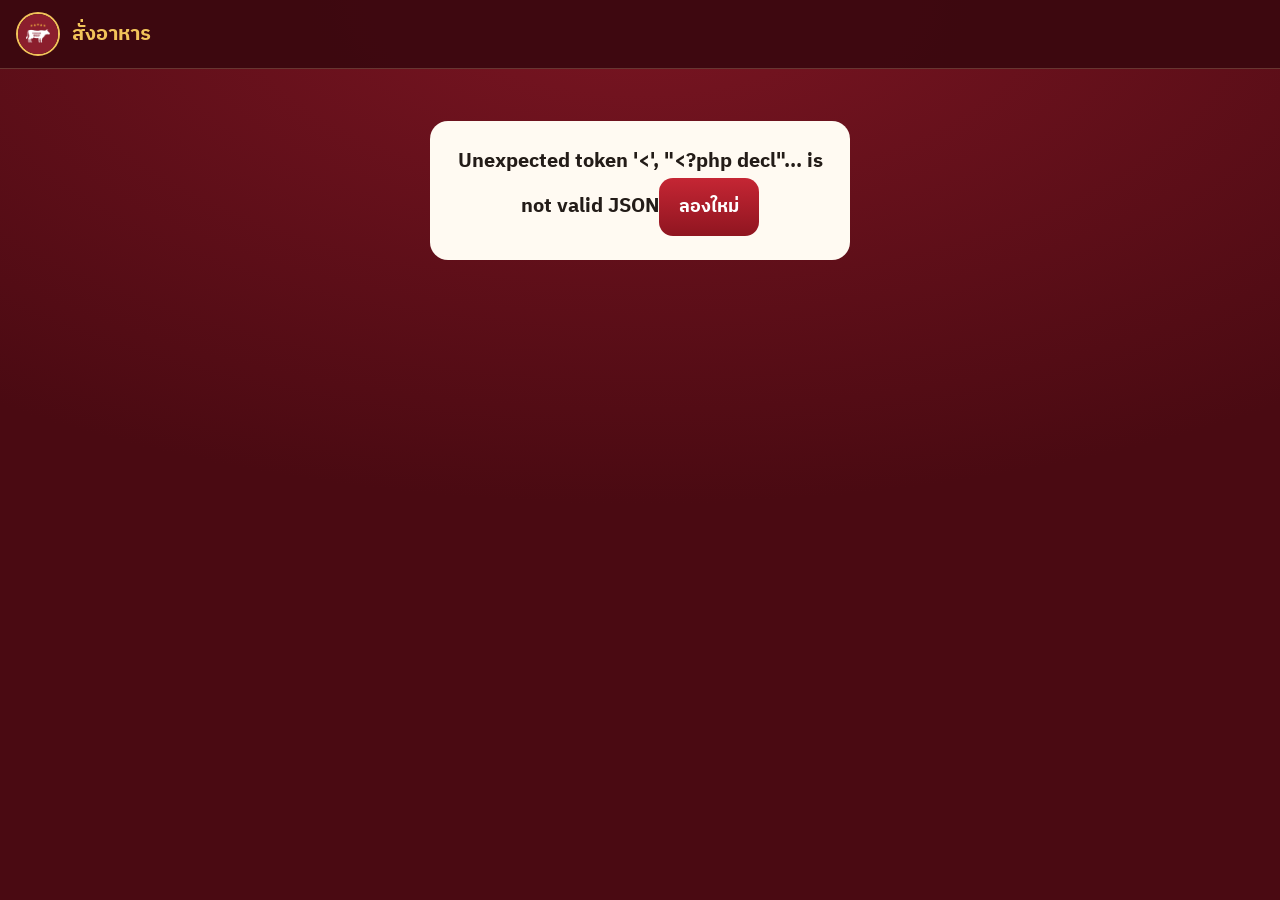
<file: public/order.html>
<!doctype html>
<html lang="th">
<head>
<meta charset="utf-8">
<meta name="viewport" content="width=device-width, initial-scale=1, viewport-fit=cover">
<title>สั่งอาหาร</title>
<link rel="icon" type="image/png" sizes="32x32" href="img/favicon-32.png?v=2">
<meta name="theme-color" content="#4a0a12">
<link rel="preconnect" href="https://fonts.googleapis.com">
<link href="https://fonts.googleapis.com/css2?family=IBM+Plex+Sans+Thai:wght@400;500;600;700&display=swap" rel="stylesheet">
<link rel="stylesheet" href="css/order.css">
</head>
<body>
<header class="gh"><img src="img/apple-touch-icon.png?v=2" alt="" class="glogo"><div><b id="gShop">กำลังโหลด…</b><span id="gTable"></span></div></header>
<main id="gMain"></main>
<button id="gCartBar" class="gcartbar hidden" type="button"></button>
<div id="gCart" class="gsheet hidden" role="dialog" aria-label="ตะกร้า"><div class="gsheet-in" id="gCartIn"></div></div>
<div id="gToast" class="gtoast hidden"></div>
<script src="js/order.js"></script>
</body>
</html>
</file>
<file: public/css/order.css>
/* guest order page (order.html): phone first, the shop's maroon and gold */
* { box-sizing: border-box; }
body { margin: 0; font-family: "IBM Plex Sans Thai", "Sarabun", Tahoma, sans-serif; background: radial-gradient(120% 80% at 50% 0%, #7a1522, #4a0a12 70%) fixed, #4a0a12;
  color: #231c18; min-height: 100vh; padding-bottom: 96px; }
.hidden { display: none !important; }
.gh { position: sticky; top: 0; z-index: 3; display: flex; align-items: center; gap: 12px; padding: 12px 16px; background: rgba(60, 8, 15, .95); color: #fff4e6; border-bottom: 1px solid rgba(255, 220, 170, .22); }
.glogo { width: 44px; height: 44px; border-radius: 50%; border: 2px solid #f2c45a; }
.gh b { display: block; font-size: 20px; color: #f2c45a; }
.gh span { font-size: 15px; }
main { padding: 12px 16px; max-width: 900px; margin: 0 auto; }
.gcats { display: flex; gap: 8px; overflow-x: auto; padding-bottom: 8px; scrollbar-width: none; }
.gchip { flex: 0 0 auto; border: 1px solid rgba(255, 220, 170, .3); background: rgba(255, 255, 255, .08); color: #fff4e6; border-radius: 99px; padding: 8px 16px; font: inherit; font-size: 15px; cursor: pointer; }
.gchip.on { background: linear-gradient(180deg, #ffe39a, #f2c45a 55%, #d99a2b); color: #5a2a05; border-color: transparent; font-weight: 600; }
.ggrid { display: grid; grid-template-columns: repeat(auto-fill, minmax(150px, 1fr)); gap: 10px; margin-top: 6px; }
@media (max-width: 420px) { .ggrid { grid-template-columns: repeat(2, minmax(0, 1fr)); } }
.gdish { position: relative; display: flex; flex-direction: column; align-items: stretch; gap: 4px; padding: 0 0 10px; border: 2px solid #f0c27a; border-radius: 16px; overflow: hidden;
  background: #fffaf2; color: inherit; font: inherit; text-align: left; cursor: pointer; }
.gdish.out { opacity: .5; }
.gimg { display: grid; place-items: center; aspect-ratio: 4 / 3; background: #2a1512; font-size: 34px; }
.gimg img { width: 100%; height: 100%; object-fit: cover; display: block; }
.gname { padding: 0 10px; font-size: 16px; font-weight: 600; line-height: 1.3; }
.gprice { padding: 0 10px; font-size: 17px; font-weight: 700; color: #9b1c27; }
.gplus, .gn { position: absolute; right: 8px; bottom: 8px; width: 36px; height: 36px; border-radius: 50%; display: grid; place-items: center; font-size: 22px; font-weight: 700; color: #fff; background: #c52634; }
.gn { background: #15803d; font-size: 17px; }
.gnone { color: #f3d9c6; text-align: center; }
.gdone { margin-top: 18px; background: rgba(255, 255, 255, .08); border: 1px solid rgba(255, 220, 170, .2); border-radius: 16px; padding: 12px 14px; color: #fff4e6; }
.gdone h3 { margin: 0 0 6px; font-size: 17px; color: #f2c45a; }
.gdone div { padding: 4px 0; } .gdone small { display: block; color: #f3d9c6; }
.gmsg { margin: 40px auto; max-width: 420px; background: #fffaf2; border-radius: 18px; padding: 24px; text-align: center; }
.gmsg b { font-size: 20px; } .gmsg p { color: #75695f; }
.gmsg button, .gsend { border: 0; border-radius: 14px; padding: 14px 20px; font: inherit; font-size: 18px; font-weight: 700; color: #fff; background: linear-gradient(180deg, #c52634, #8f1520); cursor: pointer; }
.gcartbar { position: fixed; left: 12px; right: 12px; bottom: calc(12px + env(safe-area-inset-bottom)); z-index: 3; display: flex; align-items: center; gap: 12px; padding: 14px 18px; border: 0; border-radius: 18px;
  background: linear-gradient(180deg, #15803d, #166534); color: #fff; font: inherit; font-size: 17px; font-weight: 600; box-shadow: 0 10px 24px rgba(0, 0, 0, .4); cursor: pointer; max-width: 876px; margin: 0 auto; }
.gcartbar b { margin-left: auto; font-size: 19px; }
.gbn { min-width: 32px; height: 32px; border-radius: 99px; background: rgba(255, 255, 255, .22); display: grid; place-items: center; }
.gsheet { position: fixed; inset: 0; z-index: 4; background: rgba(15, 5, 5, .6); display: flex; align-items: flex-end; justify-content: center; }
.gsheet-in { width: 100%; max-width: 560px; max-height: 88vh; overflow-y: auto; background: #fffaf2; border-radius: 22px 22px 0 0; padding: 16px 16px calc(20px + env(safe-area-inset-bottom)); }
.gsh { display: flex; justify-content: space-between; align-items: center; font-size: 20px; margin-bottom: 6px; }
.gsh button { width: 40px; height: 40px; border: 0; border-radius: 50%; background: #f1ece6; font-size: 18px; cursor: pointer; }
.gline { display: flex; gap: 10px; align-items: center; padding: 10px 0; border-bottom: 1px solid #ebe4dd; }
.gline > div:first-child { flex: 1; min-width: 0; }
.gline b { display: block; font-size: 17px; } .gline span { color: #9b1c27; font-weight: 600; }
.gline input, .gpin input { width: 100%; margin-top: 6px; padding: 9px 11px; border: 1px solid #ebe4dd; border-radius: 10px; font: inherit; font-size: 16px; }
.gqty { display: flex; align-items: center; gap: 6px; }
.gqty button { width: 38px; height: 38px; border: 0; border-radius: 10px; background: #c52634; color: #fff; font-size: 22px; cursor: pointer; }
.gqty span { min-width: 28px; text-align: center; font-weight: 700; font-size: 18px; }
.gpin { display: block; margin-top: 12px; font-weight: 600; }
.gsum { display: flex; justify-content: space-between; align-items: baseline; padding: 14px 0; font-size: 18px; } .gsum b { font-size: 24px; color: #9b1c27; }
.gsend { width: 100%; } .gsend:disabled { opacity: .5; }
.ghint { text-align: center; color: #75695f; font-size: 14px; margin: 10px 0 0; }
.gtoast { position: fixed; top: 80px; left: 50%; transform: translateX(-50%); z-index: 5; background: #231c18; color: #fff; padding: 12px 20px; border-radius: 12px; font-size: 16px; max-width: 90vw; text-align: center; }
</file>
